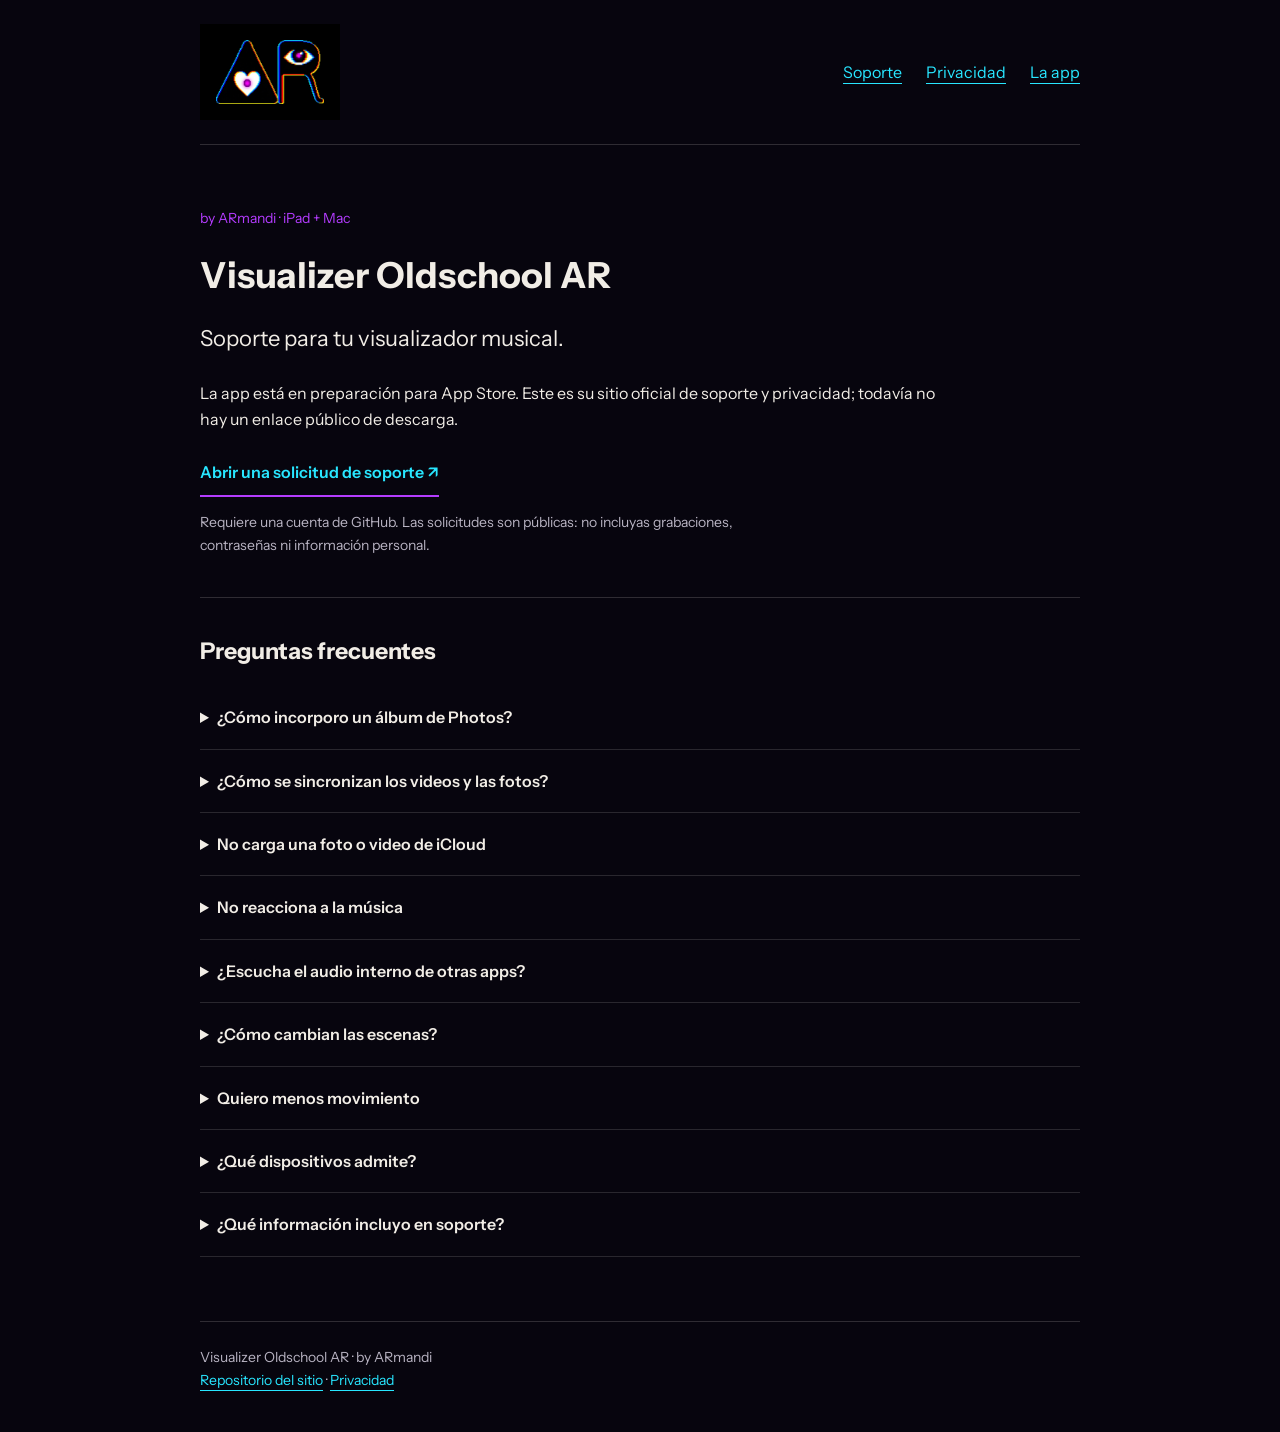
<file: index.html>
<!doctype html>
<html lang="es">
<head>
<meta charset="utf-8"><meta name="viewport" content="width=device-width, initial-scale=1">
<title>Soporte | Visualizer Oldschool AR</title>
<meta name="description" content="Soporte y privacidad de Visualizer Oldschool AR, by ARmandi, para iPad y Mac.">
<link rel="stylesheet" href="style.css">
</head>
<body>
<header><a href="./" aria-label="Visualizer Oldschool AR"><img src="assets/armandi.png" alt="ARmandi" width="108" height="64"></a>
<nav aria-label="Principal"><a href="./">Soporte</a><a href="privacy.html">Privacidad</a><a href="about.html">La app</a></nav></header>
<main><p class="eyebrow">by ARmandi · iPad + Mac</p><h1>Visualizer Oldschool AR</h1><p class="lead">Soporte para tu visualizador musical.</p>
<p>La app está en preparación para App Store. Este es su sitio oficial de soporte y privacidad; todavía no hay un enlace público de descarga.</p>
<a class="action" href="https://github.com/ARmandiElaion/visualizer-oldschool-ar-site/issues/new?title=Soporte%20Visualizer%20Oldschool%20AR">Abrir una solicitud de soporte ↗</a>
<p class="note">Requiere una cuenta de GitHub. Las solicitudes son públicas: no incluyas grabaciones, contraseñas ni información personal.</p>
<section><h2>Preguntas frecuentes</h2>
<details><summary>¿Cómo incorporo un álbum de Photos?</summary><p>Abre el icono de fotos y elige Choose Photos access. Con acceso completo puedes seleccionar álbumes y carpetas; con acceso limitado solo aparecen los elementos permitidos. Filtra fotos, videos u orientación. En Merge + rhythm elige Liquid flow, Prism o Dissolve y ajusta presencia y distorsión. Los originales no se modifican.</p></details>
<details><summary>¿Cómo se sincronizan los videos y las fotos?</summary><p>Beat sync usa el mismo detector del visualizador y cambia de medio cada 4, 8, 16 o 32 ataques; sin ataques existe un cambio de respaldo después de al menos 12 segundos. Puedes elegir cambios por tiempo, desactivar el avance automático o la mezcla aleatoria. Los videos se reproducen en bucle y silenciados, con velocidad ajustable y respuesta al ritmo. Progressive transitions también mezcla los medios durante 1.4 segundos.</p></details>
<details><summary>No carga una foto o video de iCloud</summary><p>Las descargas están apagadas inicialmente. Activa Allow iCloud downloads y pulsa Retry si el medio no está guardado en tu dispositivo. Puedes cancelar, saltar el elemento o desconectar el álbum. La descarga depende del servicio Photos de Apple y tu conexión.</p></details>
<details><summary>No reacciona a la música</summary><p>Selecciona Microphone, concede permiso y coloca la fuente de sonido cerca del micrófono. Revisa Input gain. Si aparece “Microphone stopped”, vuelve a iniciar la captura. El modo Demo usa un ritmo visual sintético sin escuchar ni reproducir audio.</p></details>
<details><summary>¿Escucha el audio interno de otras apps?</summary><p>No. Escucha el sonido que llega al micrófono. No captura directamente el audio interno de YouTube Music, Apple Music ni otras apps.</p></details>
<details><summary>¿Cómo cambian las escenas?</summary><p>Elige una escena en el menú. Shuffle cambia automáticamente cada 20 segundos sin repetir la escena inmediata. Progressive transitions mezcla gradualmente la escena anterior y la siguiente durante 3.5 segundos. También funciona con cambios manuales.</p></details>
<details><summary>Quiero menos movimiento</summary><p>Activa Gentle o Reduce Motion en el sistema. También puedes bajar Motion speed, Particles y Energy, apagar Signals o pausar. Deja de usar la app si la luz animada te causa molestias.</p></details>
<details><summary>¿Qué dispositivos admite?</summary><p>iPad con iPadOS 17 o posterior y Mac con macOS 14 o posterior, con hardware compatible con Metal. La validación final en dispositivos físicos sigue pendiente antes del lanzamiento.</p></details>
<details><summary>¿Qué información incluyo en soporte?</summary><p>Indica modelo del dispositivo, versión del sistema y de la app, escena, fuente de audio y pasos para reproducir el problema. No envíes grabaciones de audio ni datos privados. Puedes escribir en español o inglés.</p></details></section></main>
<footer>Visualizer Oldschool AR · by ARmandi<br><a href="https://github.com/ARmandiElaion/visualizer-oldschool-ar-site">Repositorio del sitio</a> · <a href="privacy.html">Privacidad</a></footer>
</body></html>
</file>
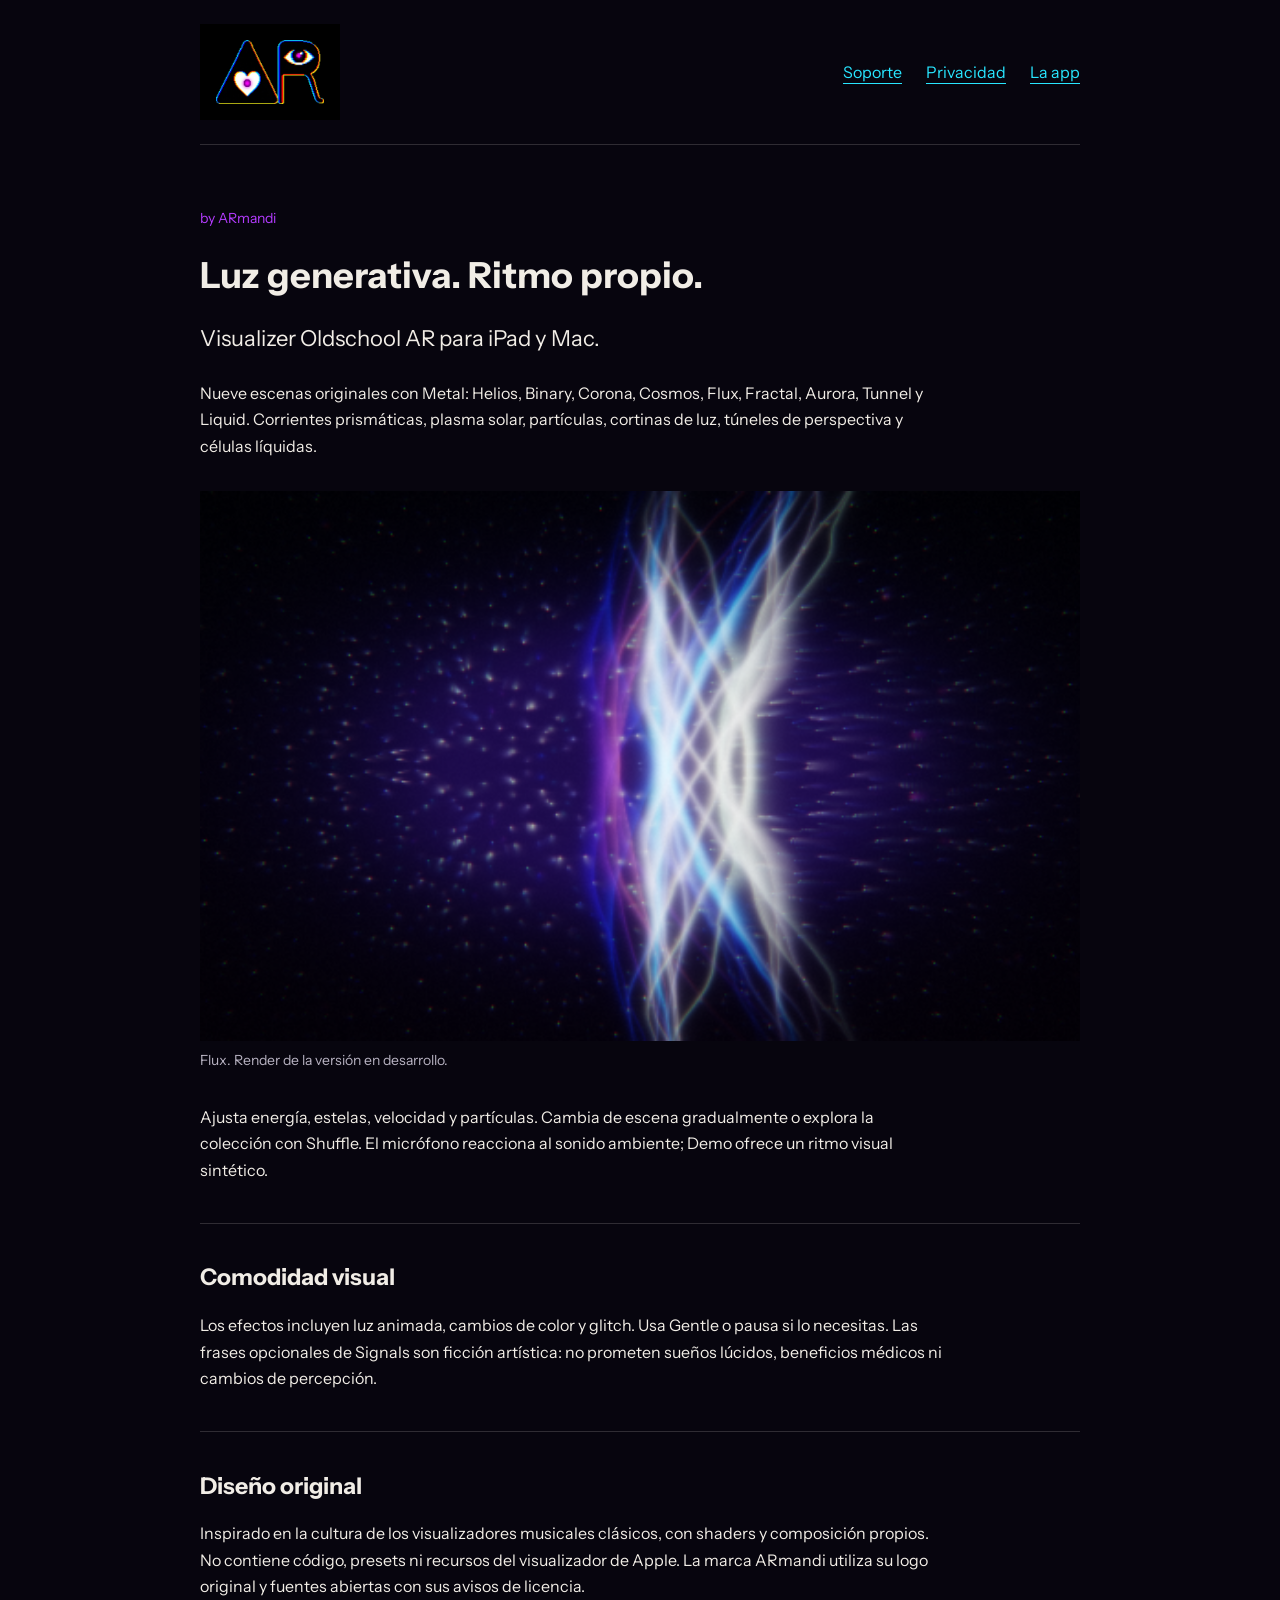
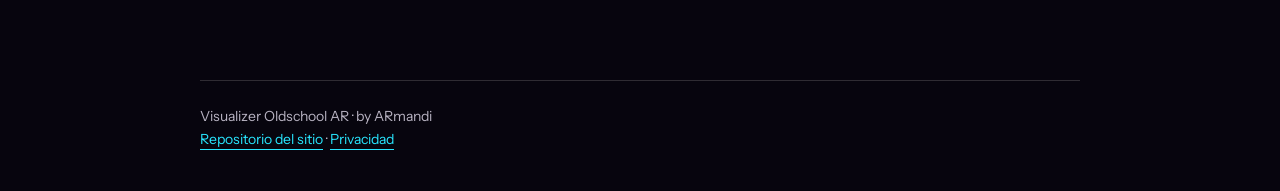
<file: about.html>
<!doctype html>
<html lang="es">
<head>
<meta charset="utf-8"><meta name="viewport" content="width=device-width, initial-scale=1">
<title>La app | Visualizer Oldschool AR</title>
<meta name="description" content="Soporte y privacidad de Visualizer Oldschool AR, by ARmandi, para iPad y Mac.">
<link rel="stylesheet" href="style.css">
</head>
<body>
<header><a href="./" aria-label="Visualizer Oldschool AR"><img src="assets/armandi.png" alt="ARmandi" width="108" height="64"></a>
<nav aria-label="Principal"><a href="./">Soporte</a><a href="privacy.html">Privacidad</a><a href="about.html">La app</a></nav></header>
<main><p class="eyebrow">by ARmandi</p><h1>Luz generativa. Ritmo propio.</h1><p class="lead">Visualizer Oldschool AR para iPad y Mac.</p>
<p>Nueve escenas originales con Metal: Helios, Binary, Corona, Cosmos, Flux, Fractal, Aurora, Tunnel y Liquid. Corrientes prismáticas, plasma solar, partículas, cortinas de luz, túneles de perspectiva y células líquidas.</p>
<figure><img class="preview" src="assets/flux.png" alt="Render real de la escena Flux con estelas luminosas entrelazadas" width="480" height="300"><figcaption>Flux. Render de la versión en desarrollo.</figcaption></figure>
<p>Ajusta energía, estelas, velocidad y partículas. Cambia de escena gradualmente o explora la colección con Shuffle. El micrófono reacciona al sonido ambiente; Demo ofrece un ritmo visual sintético.</p>
<section><h2>Comodidad visual</h2><p>Los efectos incluyen luz animada, cambios de color y glitch. Usa Gentle o pausa si lo necesitas. Las frases opcionales de Signals son ficción artística: no prometen sueños lúcidos, beneficios médicos ni cambios de percepción.</p></section>
<section><h2>Diseño original</h2><p>Inspirado en la cultura de los visualizadores musicales clásicos, con shaders y composición propios. No contiene código, presets ni recursos del visualizador de Apple. La marca ARmandi utiliza su logo original y fuentes abiertas con sus avisos de licencia.</p></section></main>
<footer>Visualizer Oldschool AR · by ARmandi<br><a href="https://github.com/ARmandiElaion/visualizer-oldschool-ar-site">Repositorio del sitio</a> · <a href="privacy.html">Privacidad</a></footer>
</body></html>
</file>
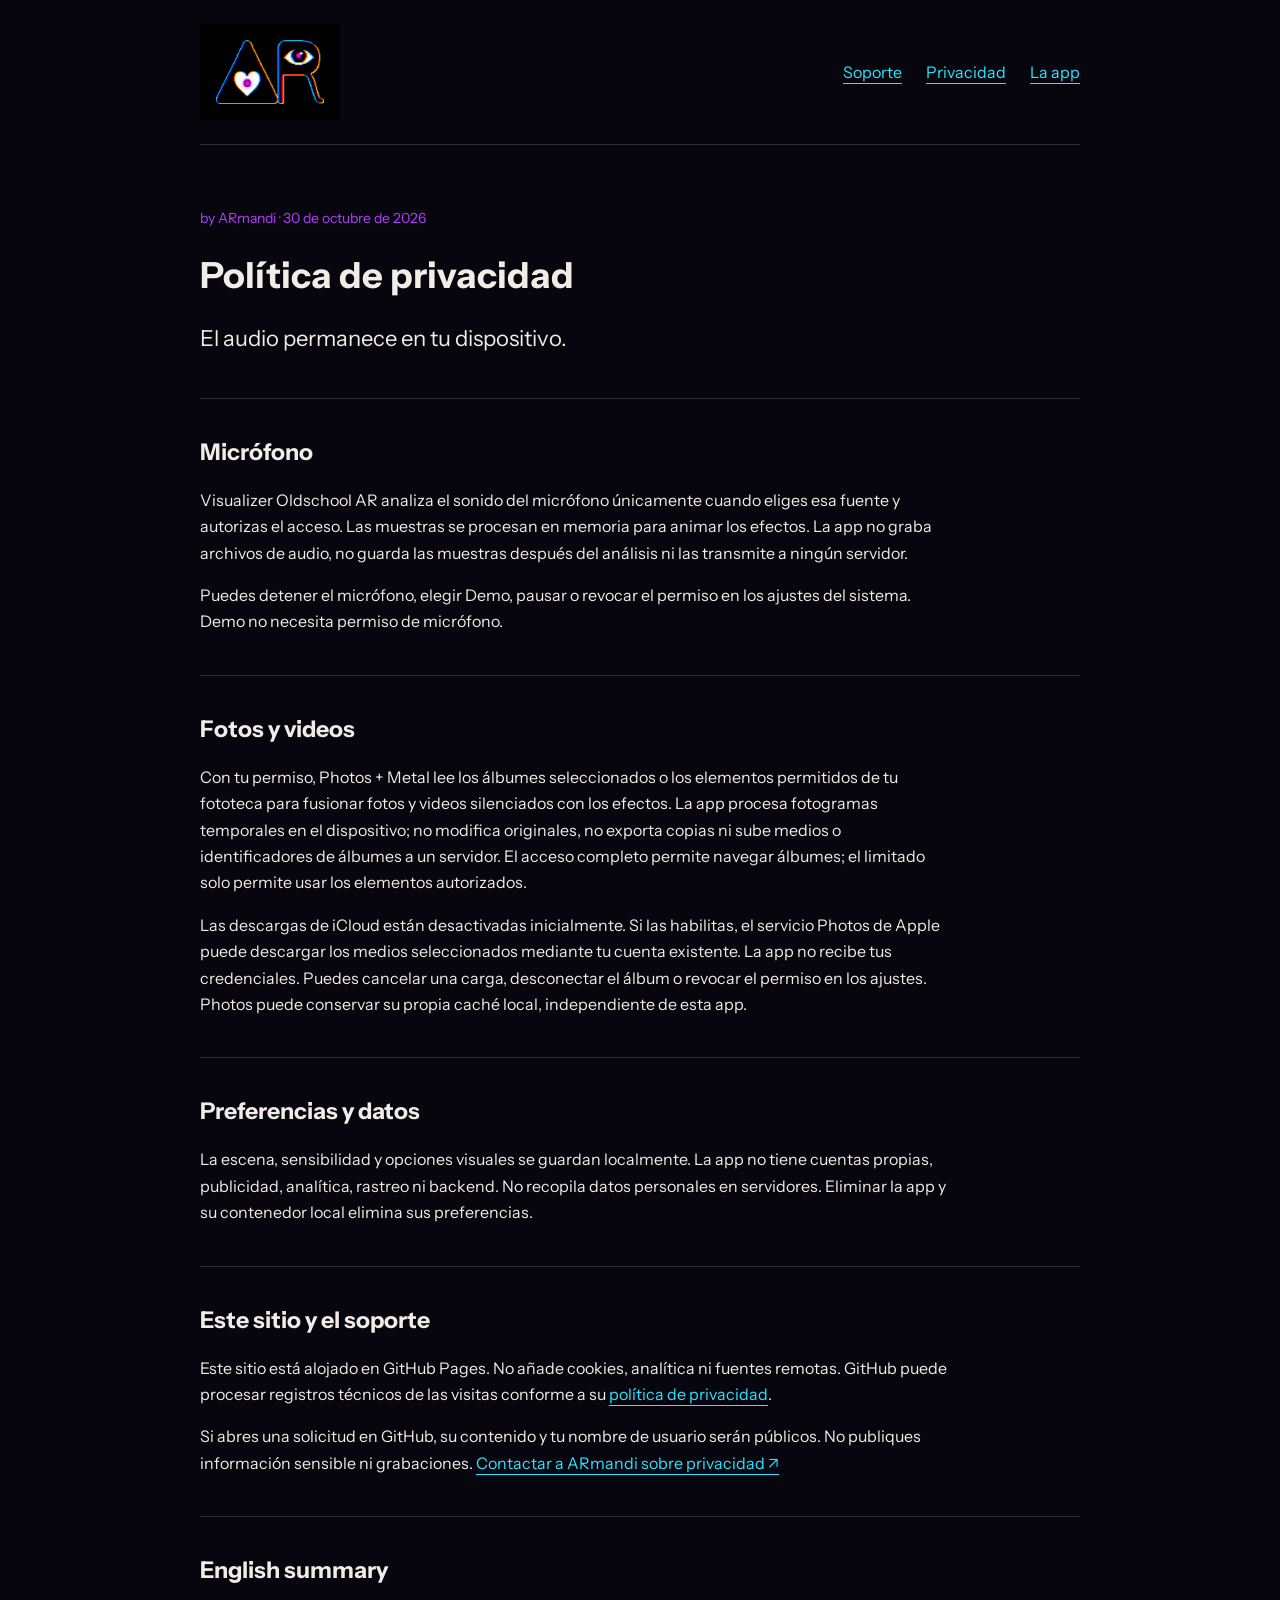
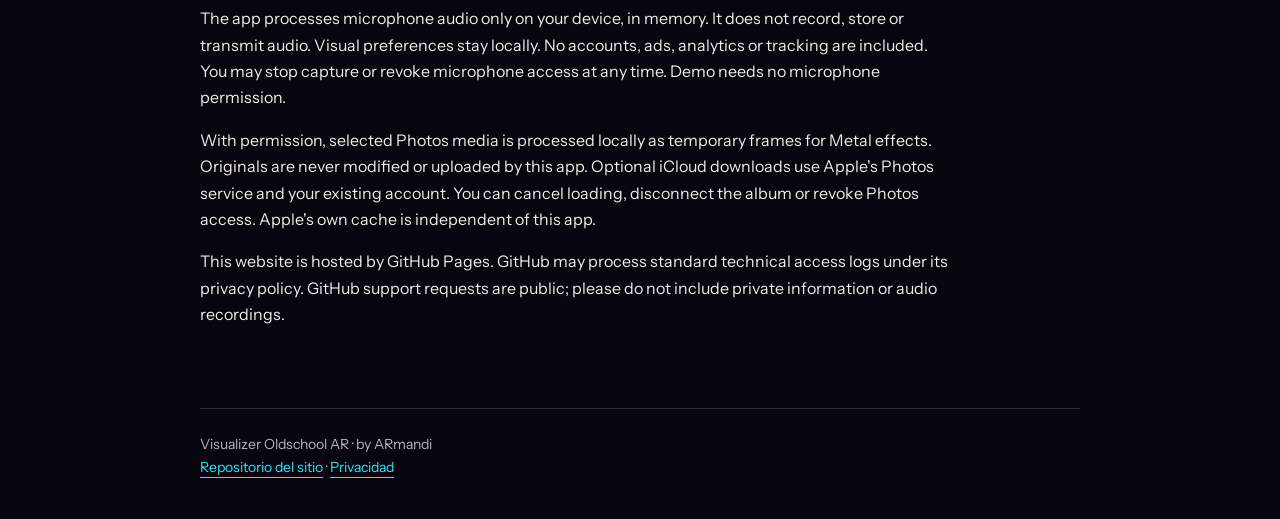
<file: privacy.html>
<!doctype html>
<html lang="es">
<head>
<meta charset="utf-8"><meta name="viewport" content="width=device-width, initial-scale=1">
<title>Privacidad | Visualizer Oldschool AR</title>
<meta name="description" content="Soporte y privacidad de Visualizer Oldschool AR, by ARmandi, para iPad y Mac.">
<link rel="stylesheet" href="style.css">
</head>
<body>
<header><a href="./" aria-label="Visualizer Oldschool AR"><img src="assets/armandi.png" alt="ARmandi" width="108" height="64"></a>
<nav aria-label="Principal"><a href="./">Soporte</a><a href="privacy.html">Privacidad</a><a href="about.html">La app</a></nav></header>
<main><p class="eyebrow">by ARmandi · 30 de octubre de 2026</p><h1>Política de privacidad</h1>
<p class="lead">El audio permanece en tu dispositivo.</p>
<section><h2>Micrófono</h2><p>Visualizer Oldschool AR analiza el sonido del micrófono únicamente cuando eliges esa fuente y autorizas el acceso. Las muestras se procesan en memoria para animar los efectos. La app no graba archivos de audio, no guarda las muestras después del análisis ni las transmite a ningún servidor.</p><p>Puedes detener el micrófono, elegir Demo, pausar o revocar el permiso en los ajustes del sistema. Demo no necesita permiso de micrófono.</p></section>
<section><h2>Fotos y videos</h2><p>Con tu permiso, Photos + Metal lee los álbumes seleccionados o los elementos permitidos de tu fototeca para fusionar fotos y videos silenciados con los efectos. La app procesa fotogramas temporales en el dispositivo; no modifica originales, no exporta copias ni sube medios o identificadores de álbumes a un servidor. El acceso completo permite navegar álbumes; el limitado solo permite usar los elementos autorizados.</p><p>Las descargas de iCloud están desactivadas inicialmente. Si las habilitas, el servicio Photos de Apple puede descargar los medios seleccionados mediante tu cuenta existente. La app no recibe tus credenciales. Puedes cancelar una carga, desconectar el álbum o revocar el permiso en los ajustes. Photos puede conservar su propia caché local, independiente de esta app.</p></section>
<section><h2>Preferencias y datos</h2><p>La escena, sensibilidad y opciones visuales se guardan localmente. La app no tiene cuentas propias, publicidad, analítica, rastreo ni backend. No recopila datos personales en servidores. Eliminar la app y su contenedor local elimina sus preferencias.</p></section>
<section><h2>Este sitio y el soporte</h2><p>Este sitio está alojado en GitHub Pages. No añade cookies, analítica ni fuentes remotas. GitHub puede procesar registros técnicos de las visitas conforme a su <a href="https://docs.github.com/en/site-policy/privacy-policies/github-general-privacy-statement">política de privacidad</a>.</p><p>Si abres una solicitud en GitHub, su contenido y tu nombre de usuario serán públicos. No publiques información sensible ni grabaciones. <a href="https://github.com/ARmandiElaion/visualizer-oldschool-ar-site/issues/new?title=Consulta%20de%20privacidad">Contactar a ARmandi sobre privacidad ↗</a></p></section>
<section lang="en"><h2>English summary</h2><p>The app processes microphone audio only on your device, in memory. It does not record, store or transmit audio. Visual preferences stay locally. No accounts, ads, analytics or tracking are included. You may stop capture or revoke microphone access at any time. Demo needs no microphone permission.</p><p>With permission, selected Photos media is processed locally as temporary frames for Metal effects. Originals are never modified or uploaded by this app. Optional iCloud downloads use Apple's Photos service and your existing account. You can cancel loading, disconnect the album or revoke Photos access. Apple's own cache is independent of this app.</p><p>This website is hosted by GitHub Pages. GitHub may process standard technical access logs under its privacy policy. GitHub support requests are public; please do not include private information or audio recordings.</p></section></main>
<footer>Visualizer Oldschool AR · by ARmandi<br><a href="https://github.com/ARmandiElaion/visualizer-oldschool-ar-site">Repositorio del sitio</a> · <a href="privacy.html">Privacidad</a></footer>
</body></html>
</file>
<file: style.css>
@font-face{font-family:Instrument;src:url("assets/InstrumentSans.ttf") format("truetype");font-weight:400 700;font-display:swap}
:root{color-scheme:dark;--ink:#07050e;--bone:#f1ede6;--violet:#b43cff;--cyan:#28e6ff}
*{box-sizing:border-box}body{margin:0;background:var(--ink);color:var(--bone);font-family:Instrument,system-ui,sans-serif;line-height:1.65;letter-spacing:0}
header,main,footer{width:min(100% - 40px,880px);margin:auto}
header{display:flex;align-items:center;justify-content:space-between;gap:24px;padding:24px 0;border-bottom:1px solid #f1ede62b}
header>a{background:#000;padding:16px;line-height:0}header img{object-fit:contain;max-width:100%;height:auto}
nav{display:flex;gap:24px;flex-wrap:wrap}a{color:var(--cyan);text-underline-offset:5px}a:hover{color:white}a:focus-visible,summary:focus-visible{outline:3px solid var(--violet);outline-offset:5px}
main{padding:48px 0 64px}h1{font-size:36px;line-height:1.2;max-width:22ch;overflow-wrap:anywhere}h2{font-size:23px;line-height:1.3}p{max-width:68ch}.eyebrow{color:var(--violet);font-size:14px}.lead{font-size:22px}.note,figcaption,footer{font-size:14px;color:#b8b3c2}
section{margin-top:40px;border-top:1px solid #f1ede62b;padding-top:20px}
.action{display:inline-block;font-weight:600;border-bottom:2px solid var(--violet);text-decoration:none;padding:10px 0;max-width:100%;overflow-wrap:anywhere}
details{padding:18px 0;border-bottom:1px solid #f1ede625}summary{cursor:pointer;font-weight:600}details p{padding-left:16px}
figure{margin:32px 0}.preview{width:100%;height:auto;display:block}figcaption{margin-top:8px}
footer{border-top:1px solid #f1ede62b;padding:24px 0 40px}
@media(max-width:540px){header{align-items:flex-start;gap:18px}header img{width:72px}nav{gap:12px;font-size:14px}h1{font-size:30px}main{padding-top:30px}}
</file>
